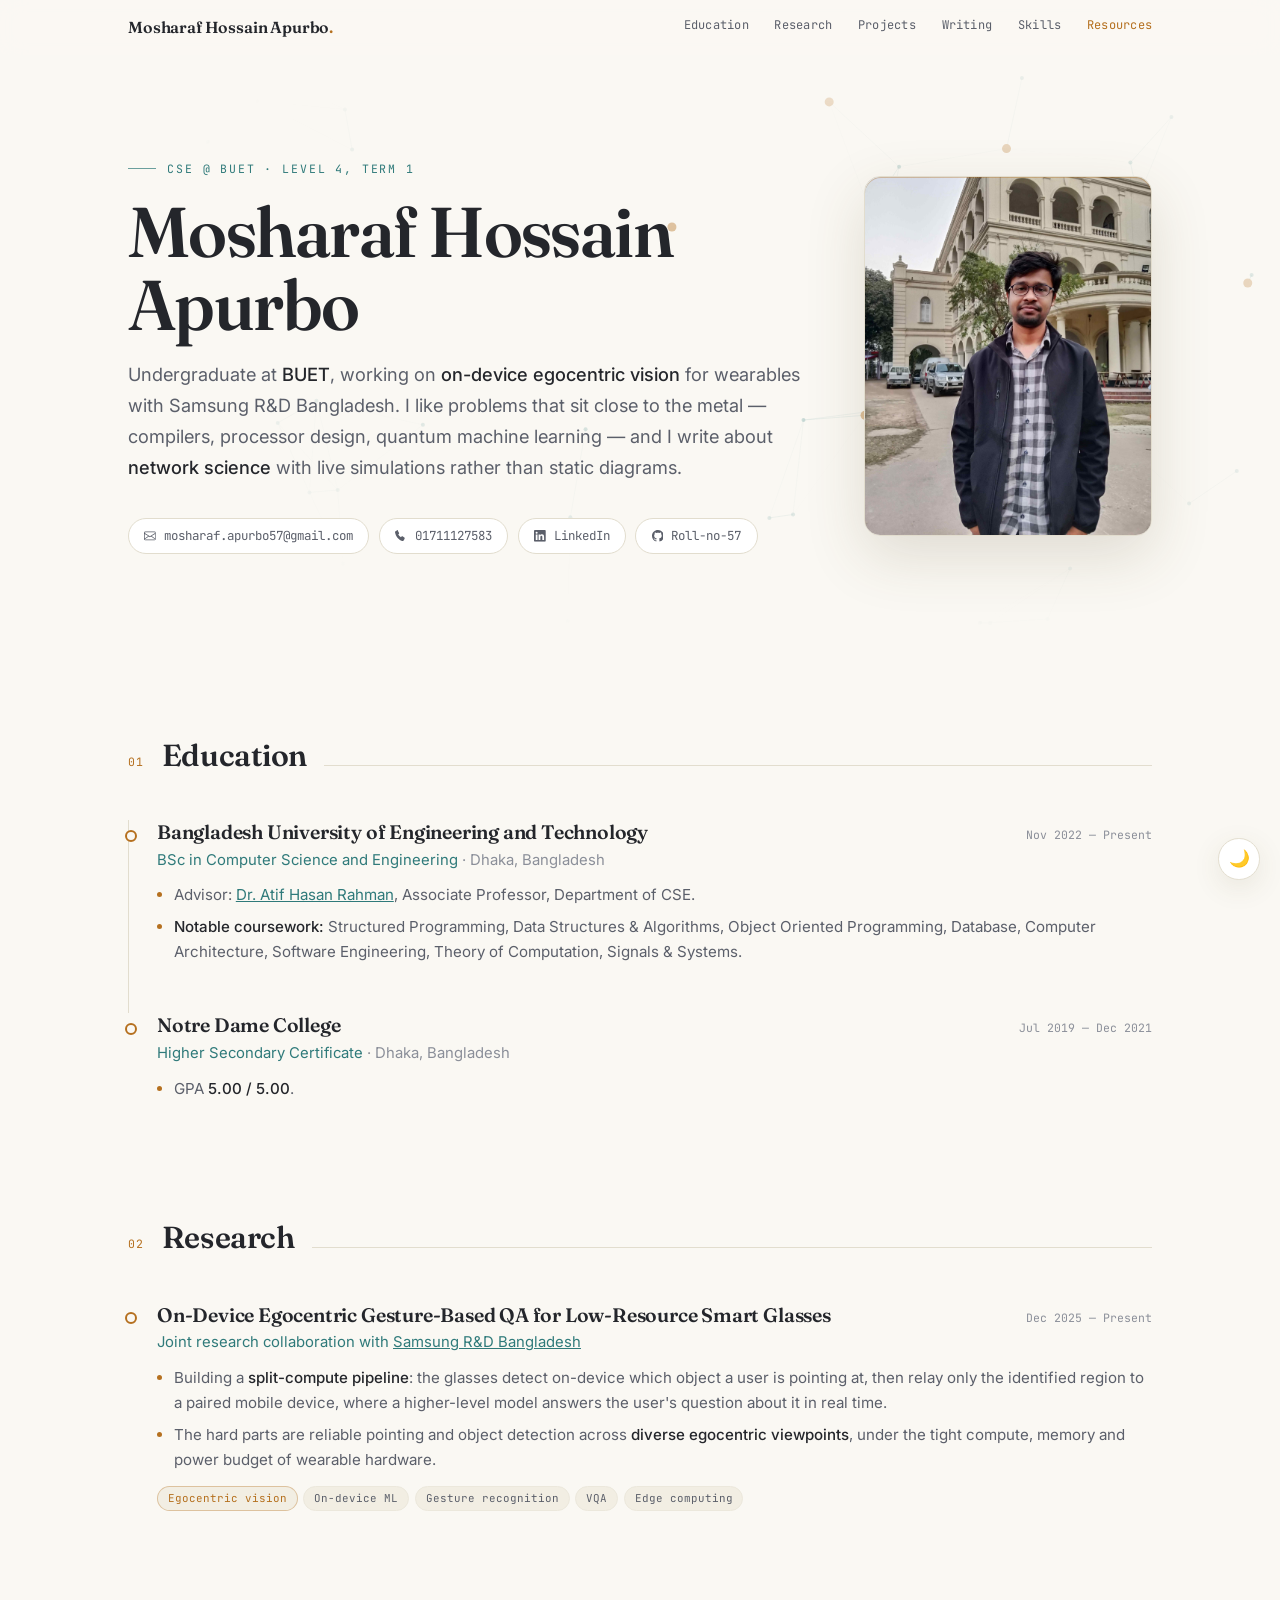
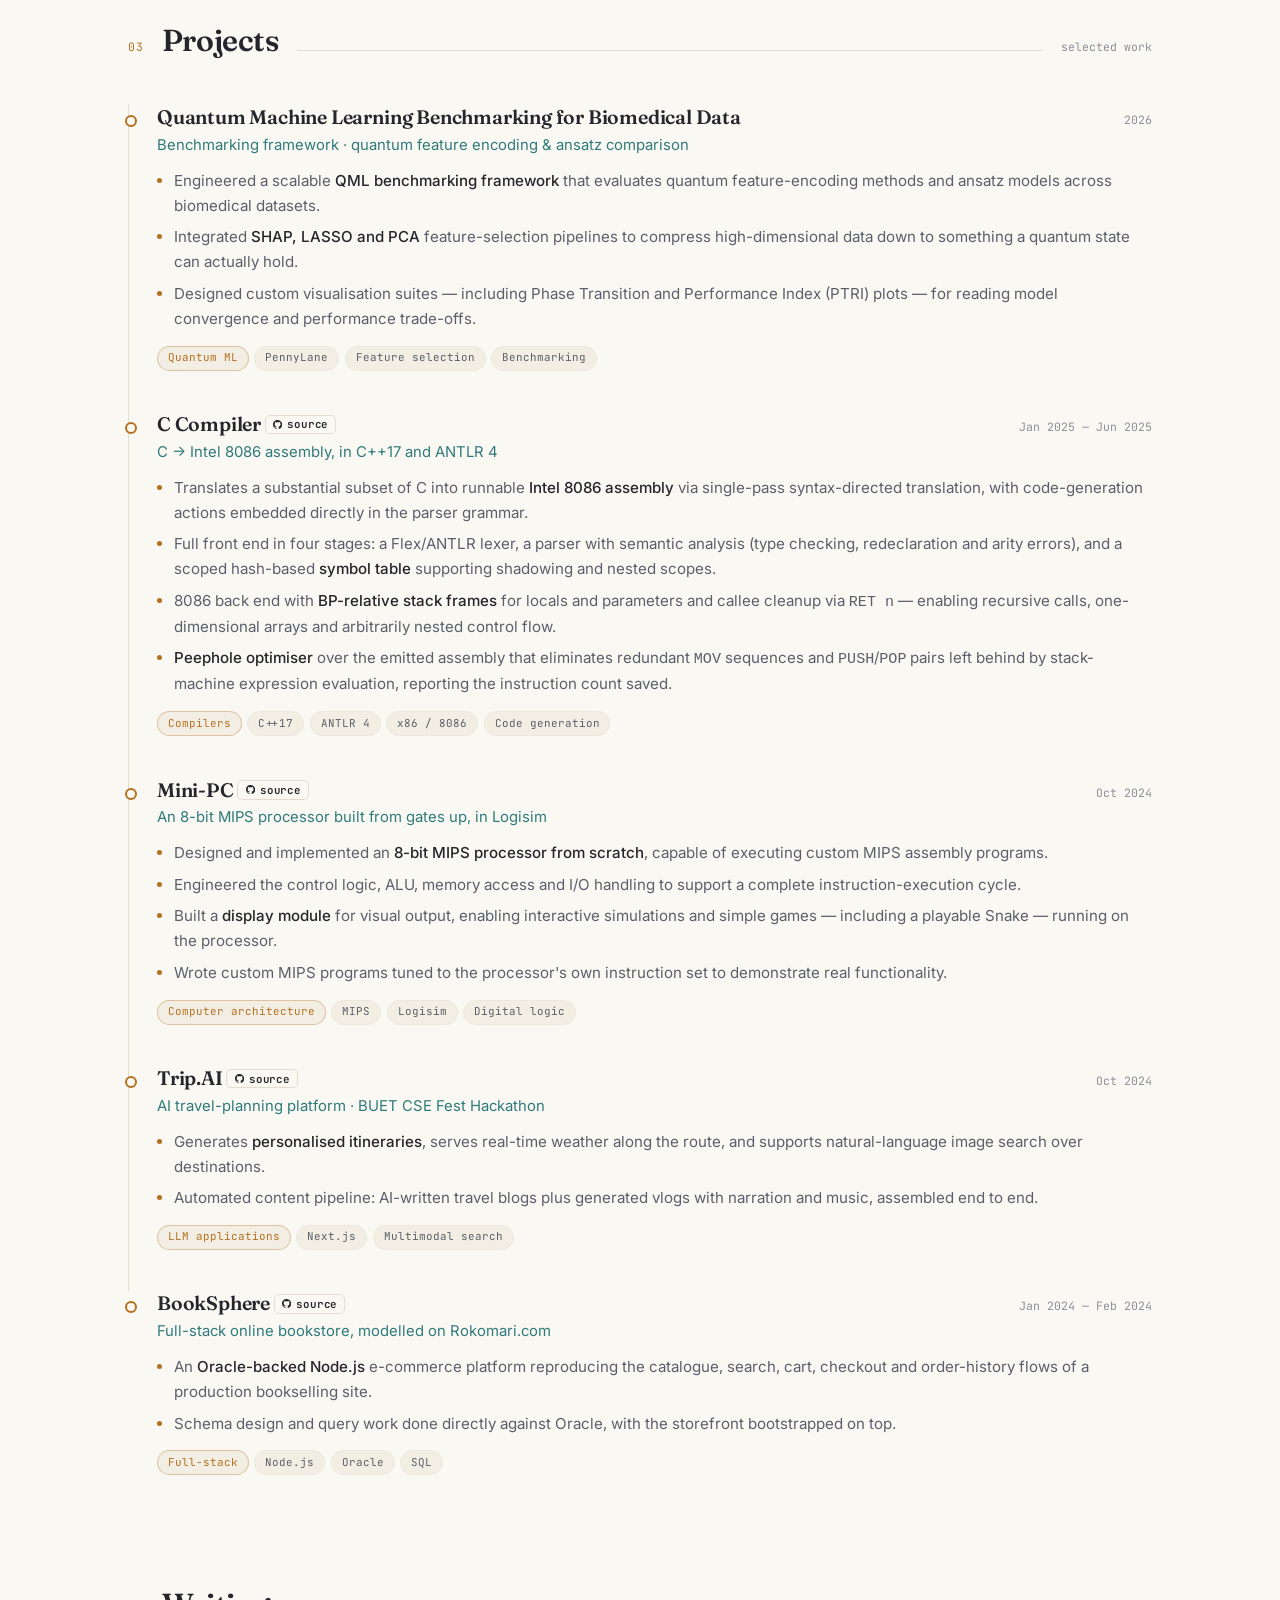
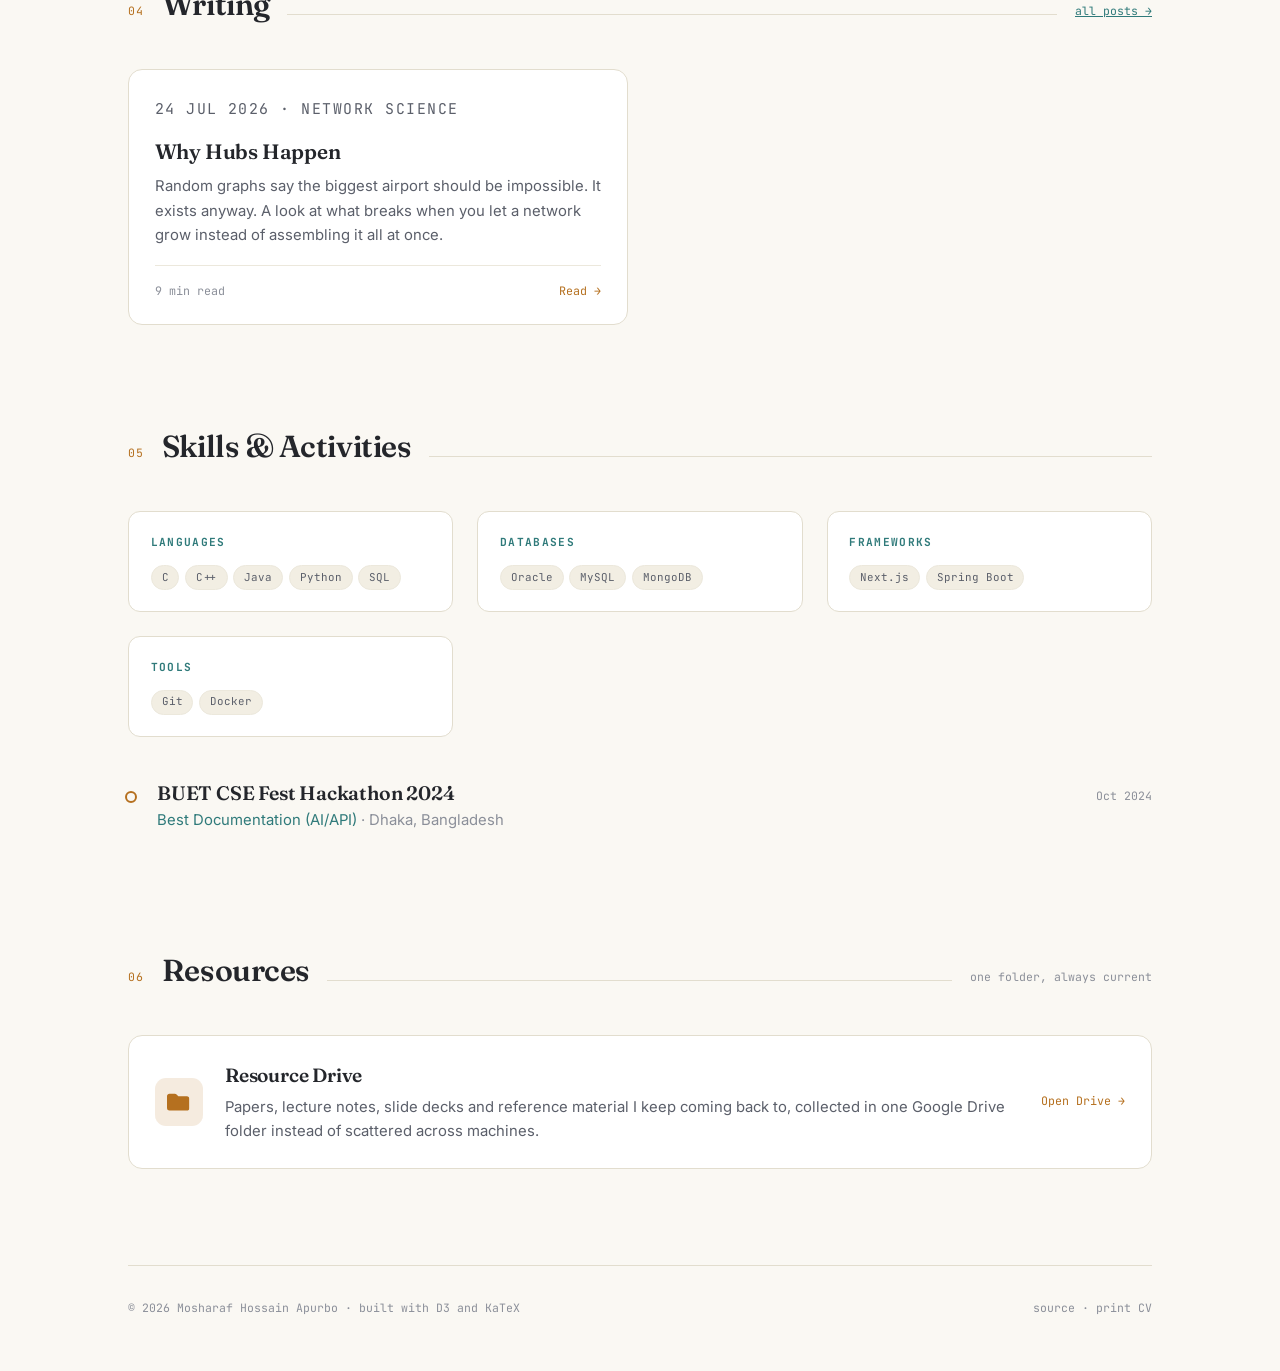
<file: index.html>
<!DOCTYPE html>
<html lang="en">
<head>
<meta charset="UTF-8">
<title>Mosharaf Hossain Apurbo</title>
<meta name="viewport" content="width=device-width, initial-scale=1">
<link rel="icon" href="/favicon.svg" type="image/svg+xml">
<meta name="description" content="Mosharaf Hossain Apurbo — CSE undergraduate at BUET. Research on on-device egocentric vision, quantum machine learning, compilers and computer architecture.">
<meta name="author" content="Mosharaf Hossain Apurbo">

<meta property="og:type" content="website">
<meta property="og:title" content="Mosharaf Hossain Apurbo">
<meta property="og:description" content="CSE undergraduate at BUET — on-device egocentric vision, quantum machine learning, compilers, and interactive writing about networks.">
<meta property="og:url" content="https://roll-no-57.github.io/">

<link rel="preconnect" href="https://fonts.googleapis.com">
<link rel="preconnect" href="https://fonts.gstatic.com" crossorigin>
<link href="https://fonts.googleapis.com/css2?family=Fraunces:opsz,wght@9..144,500;9..144,600&family=Inter:wght@400;500;600&family=JetBrains+Mono:wght@400;500&display=swap" rel="stylesheet">
<link rel="stylesheet" href="assets/site.css">
<script src="assets/site.js"></script>
</head>
<body>

<!-- ============================================================
     ICON SPRITE — referenced with <use href="#i-github"> etc.
     ============================================================ -->
<svg width="0" height="0" style="position:absolute" aria-hidden="true">
  <symbol id="i-github" viewBox="0 0 16 16"><path d="M8 0C3.58 0 0 3.58 0 8c0 3.54 2.29 6.53 5.47 7.59.4.07.55-.17.55-.38 0-.19-.01-.82-.01-1.49-2.01.37-2.53-.49-2.69-.94-.09-.23-.48-.94-.82-1.13-.28-.15-.68-.52-.01-.53.63-.01 1.08.58 1.23.82.72 1.21 1.87.87 2.33.66.07-.52.28-.87.51-1.07-1.78-.2-3.64-.89-3.64-3.95 0-.87.31-1.59.82-2.15-.08-.2-.36-1.02.08-2.12 0 0 .67-.21 2.2.82.64-.18 1.32-.27 2-.27s1.36.09 2 .27c1.53-1.04 2.2-.82 2.2-.82.44 1.1.16 1.92.08 2.12.51.56.82 1.27.82 2.15 0 3.07-1.87 3.75-3.65 3.95.29.25.54.73.54 1.48 0 1.07-.01 1.93-.01 2.2 0 .21.15.46.55.38A8.01 8.01 0 0 0 16 8c0-4.42-3.58-8-8-8z"/></symbol>
  <symbol id="i-linkedin" viewBox="0 0 16 16"><path d="M13.63 13.63h-2.37V9.92c0-.89-.02-2.03-1.24-2.03-1.24 0-1.43.97-1.43 1.97v3.77H6.22V6h2.28v1.04h.03c.32-.6 1.09-1.24 2.25-1.24 2.4 0 2.85 1.58 2.85 3.64v4.19zM3.56 4.96a1.38 1.38 0 1 1 0-2.76 1.38 1.38 0 0 1 0 2.76zm1.19 8.67H2.37V6h2.38v7.63zM14.81 0H1.18C.53 0 0 .52 0 1.16v13.68C0 15.48.53 16 1.18 16h13.63c.65 0 1.19-.52 1.19-1.16V1.16C16 .52 15.46 0 14.81 0z"/></symbol>
  <symbol id="i-mail" viewBox="0 0 16 16"><path d="M0 4a2 2 0 0 1 2-2h12a2 2 0 0 1 2 2v8a2 2 0 0 1-2 2H2a2 2 0 0 1-2-2V4zm2-1a1 1 0 0 0-1 1v.22l7 4.2 7-4.2V4a1 1 0 0 0-1-1H2zm13 2.38-4.7 2.82L15 11.4V5.38zm-.02 7.19L9.4 8.9 8 9.74 6.6 8.9l-5.58 3.67A1 1 0 0 0 2 13h12a1 1 0 0 0 .98-.43zM1 11.4l4.7-3.2L1 5.38v6.02z"/></symbol>
  <symbol id="i-phone" viewBox="0 0 16 16"><path d="M3.65.15 1.2 1.2A1.9 1.9 0 0 0 .1 3.4C.9 8.3 4.8 13.2 9.7 14.9c.9.3 1.9-.1 2.3-1l1.05-2.45a1.2 1.2 0 0 0-.5-1.45l-2.3-1.4a1.2 1.2 0 0 0-1.5.25l-.7.8C6.5 8.8 5.2 7.5 4.35 5.95l.8-.7a1.2 1.2 0 0 0 .25-1.5L4 1.45A1.2 1.2 0 0 0 3.65.15z"/></symbol>
  <symbol id="i-link" viewBox="0 0 16 16"><path d="M6.35 11.3a.75.75 0 0 1-1.06 0L3.17 9.18a3.25 3.25 0 0 1 4.6-4.6l1.06 1.07a.75.75 0 0 1-1.06 1.06L6.71 5.65a1.75 1.75 0 1 0-2.48 2.48l2.12 2.12a.75.75 0 0 1 0 1.06zm3.3-6.6a.75.75 0 0 1 1.06 0l2.12 2.12a3.25 3.25 0 0 1-4.6 4.6L7.17 10.35a.75.75 0 1 1 1.06-1.06l1.06 1.06a1.75 1.75 0 0 0 2.48-2.48L9.65 5.75a.75.75 0 0 1 0-1.06z"/></symbol>
  <symbol id="i-folder" viewBox="0 0 16 16"><path d="M1.75 2h3.86c.46 0 .9.18 1.24.5l1.25 1.25h6.15c.97 0 1.75.78 1.75 1.75v6.75c0 .97-.78 1.75-1.75 1.75H1.75A1.75 1.75 0 0 1 0 12.25v-8.5C0 2.78.78 2 1.75 2z"/></symbol>
</svg>

<!-- ============================================================
     NAV
     ============================================================ -->
<nav class="nav">
  <div class="nav-inner">
    <a class="nav-mark" href="#top">Mosharaf Hossain Apurbo<span class="dot">.</span></a>
    <div class="nav-links">
      <a href="#education">Education</a>
      <a href="#research">Research</a>
      <a href="#projects">Projects</a>
      <a href="#writing">Writing</a>
      <a href="#skills">Skills</a>
      <a href="#resources">Resources</a>
    </div>
  </div>
</nav>

<!-- ============================================================
     HERO
     ============================================================ -->
<header class="hero" id="top">
  <canvas id="hero-net" aria-hidden="true"></canvas>
  <div class="hero-inner">
    <div class="hero-text">
    <p class="eyebrow">CSE @ BUET &middot; Level 4, Term 1</p>
    <h1>Mosharaf Hossain<br>Apurbo</h1>
    <p class="lede">
      Undergraduate at <strong>BUET</strong>, working on <strong>on-device egocentric vision</strong>
      for wearables with Samsung R&amp;D Bangladesh. I like problems that sit close to the
      metal — compilers, processor design, quantum machine learning — and I write about
      <strong>network science</strong> with live simulations rather than static diagrams.
    </p>
    <div class="contact-row">
      <a class="contact-chip" href="mailto:mosharaf.apurbo57@gmail.com">
        <svg><use href="#i-mail"/></svg>mosharaf.apurbo57@gmail.com
      </a>
      <a class="contact-chip" href="tel:+8801711127583">
        <svg><use href="#i-phone"/></svg>01711127583
      </a>
      <a class="contact-chip" href="https://www.linkedin.com/in/m-a-hossain-884aa52a0/" target="_blank" rel="noopener">
        <svg><use href="#i-linkedin"/></svg>LinkedIn
      </a>
      <a class="contact-chip" href="https://github.com/Roll-no-57" target="_blank" rel="noopener">
        <svg><use href="#i-github"/></svg>Roll-no-57
      </a>
    </div>
    </div>

    <figure class="hero-portrait">
      <img src="assets/apurbo.jpg" alt="Mosharaf Hossain Apurbo" width="3060" height="4080" decoding="async">
    </figure>
  </div>
</header>

<main class="wrap">

  <!-- ==========================================================
       01 — EDUCATION
       ========================================================== -->
  <section class="band" id="education">
    <div class="section-head reveal-up">
      <span class="num">01</span>
      <h2>Education</h2>
      <span class="line"></span>
    </div>

    <div class="entry reveal-up">
      <div class="entry-head">
        <h3>Bangladesh University of Engineering and Technology</h3>
        <span class="when">Nov 2022 — Present</span>
      </div>
      <p class="sub">BSc in Computer Science and Engineering <span class="where">&middot; Dhaka, Bangladesh</span></p>
      <ul>
        <li>Advisor: <a href="https://cse.buet.ac.bd/faculty/faculty_detail/atif" target="_blank" rel="noopener">Dr. Atif Hasan Rahman</a>, Associate Professor, Department of CSE.</li>
        <li><strong>Notable coursework:</strong> Structured Programming, Data Structures &amp; Algorithms, Object Oriented Programming, Database, Computer Architecture, Software Engineering, Theory of Computation, Signals &amp; Systems.</li>
      </ul>
    </div>

    <div class="entry reveal-up">
      <div class="entry-head">
        <h3>Notre Dame College</h3>
        <span class="when">Jul 2019 — Dec 2021</span>
      </div>
      <p class="sub">Higher Secondary Certificate <span class="where">&middot; Dhaka, Bangladesh</span></p>
      <ul>
        <li>GPA <strong>5.00 / 5.00</strong>.</li>
      </ul>
    </div>
  </section>

  <!-- ==========================================================
       02 — RESEARCH
       ========================================================== -->
  <section class="band" id="research">
    <div class="section-head reveal-up">
      <span class="num">02</span>
      <h2>Research</h2>
      <span class="line"></span>
    </div>

    <div class="entry reveal-up">
      <div class="entry-head">
        <h3>On-Device Egocentric Gesture-Based QA for Low-Resource Smart Glasses</h3>
        <span class="when">Dec 2025 — Present</span>
      </div>
      <p class="sub">Joint research collaboration with <a href="https://research.samsung.com/srbd" target="_blank" rel="noopener">Samsung R&amp;D Bangladesh</a></p>
      <ul>
        <li>Building a <strong>split-compute pipeline</strong>: the glasses detect on-device which object a user is pointing at, then relay only the identified region to a paired mobile device, where a higher-level model answers the user's question about it in real time.</li>
        <li>The hard parts are reliable pointing and object detection across <strong>diverse egocentric viewpoints</strong>, under the tight compute, memory and power budget of wearable hardware.</li>
      </ul>
      <div class="chips">
        <span class="chip accent">Egocentric vision</span>
        <span class="chip">On-device ML</span>
        <span class="chip">Gesture recognition</span>
        <span class="chip">VQA</span>
        <span class="chip">Edge computing</span>
      </div>
    </div>
  </section>

  <!-- ==========================================================
       03 — PROJECTS
       ========================================================== -->
  <section class="band" id="projects">
    <div class="section-head reveal-up">
      <span class="num">03</span>
      <h2>Projects</h2>
      <span class="line"></span>
      <span class="aside">selected work</span>
    </div>

    <div class="entry reveal-up">
      <div class="entry-head">
        <h3>Quantum Machine Learning Benchmarking for Biomedical Data</h3>
        <span class="when">2026</span>
      </div>
      <p class="sub">Benchmarking framework &middot; quantum feature encoding &amp; ansatz comparison</p>
      <ul>
        <li>Engineered a scalable <strong>QML benchmarking framework</strong> that evaluates quantum feature-encoding methods and ansatz models across biomedical datasets.</li>
        <li>Integrated <strong>SHAP, LASSO and PCA</strong> feature-selection pipelines to compress high-dimensional data down to something a quantum state can actually hold.</li>
        <li>Designed custom visualisation suites — including Phase Transition and Performance Index (PTRI) plots — for reading model convergence and performance trade-offs.</li>
      </ul>
      <div class="chips">
        <span class="chip accent">Quantum ML</span>
        <span class="chip">PennyLane</span>
        <span class="chip">Feature selection</span>
        <span class="chip">Benchmarking</span>
      </div>
    </div>

    <div class="entry reveal-up">
      <div class="entry-head">
        <h3>C Compiler
          <a class="badge-link" href="https://github.com/Roll-no-57/C-Compiler" target="_blank" rel="noopener"><svg><use href="#i-github"/></svg>source</a>
        </h3>
        <span class="when">Jan 2025 — Jun 2025</span>
      </div>
      <p class="sub">C &rarr; Intel 8086 assembly, in C++17 and ANTLR 4</p>
      <ul>
        <li>Translates a substantial subset of C into runnable <strong>Intel 8086 assembly</strong> via single-pass syntax-directed translation, with code-generation actions embedded directly in the parser grammar.</li>
        <li>Full front end in four stages: a Flex/ANTLR lexer, a parser with semantic analysis (type checking, redeclaration and arity errors), and a scoped hash-based <strong>symbol table</strong> supporting shadowing and nested scopes.</li>
        <li>8086 back end with <strong>BP-relative stack frames</strong> for locals and parameters and callee cleanup via <code>RET n</code> — enabling recursive calls, one-dimensional arrays and arbitrarily nested control flow.</li>
        <li><strong>Peephole optimiser</strong> over the emitted assembly that eliminates redundant <code>MOV</code> sequences and <code>PUSH</code>/<code>POP</code> pairs left behind by stack-machine expression evaluation, reporting the instruction count saved.</li>
      </ul>
      <div class="chips">
        <span class="chip accent">Compilers</span>
        <span class="chip">C++17</span>
        <span class="chip">ANTLR 4</span>
        <span class="chip">x86 / 8086</span>
        <span class="chip">Code generation</span>
      </div>
    </div>

    <div class="entry reveal-up">
      <div class="entry-head">
        <h3>Mini-PC
          <a class="badge-link" href="https://github.com/Roll-no-57/Mini-PC" target="_blank" rel="noopener"><svg><use href="#i-github"/></svg>source</a>
        </h3>
        <span class="when">Oct 2024</span>
      </div>
      <p class="sub">An 8-bit MIPS processor built from gates up, in Logisim</p>
      <ul>
        <li>Designed and implemented an <strong>8-bit MIPS processor from scratch</strong>, capable of executing custom MIPS assembly programs.</li>
        <li>Engineered the control logic, ALU, memory access and I/O handling to support a complete instruction-execution cycle.</li>
        <li>Built a <strong>display module</strong> for visual output, enabling interactive simulations and simple games — including a playable Snake — running on the processor.</li>
        <li>Wrote custom MIPS programs tuned to the processor's own instruction set to demonstrate real functionality.</li>
      </ul>
      <div class="chips">
        <span class="chip accent">Computer architecture</span>
        <span class="chip">MIPS</span>
        <span class="chip">Logisim</span>
        <span class="chip">Digital logic</span>
      </div>
    </div>

    <div class="entry reveal-up">
      <div class="entry-head">
        <h3>Trip.AI
          <a class="badge-link" href="https://github.com/Roll-no-57/Trip.AI" target="_blank" rel="noopener"><svg><use href="#i-github"/></svg>source</a>
        </h3>
        <span class="when">Oct 2024</span>
      </div>
      <p class="sub">AI travel-planning platform &middot; BUET CSE Fest Hackathon</p>
      <ul>
        <li>Generates <strong>personalised itineraries</strong>, serves real-time weather along the route, and supports natural-language image search over destinations.</li>
        <li>Automated content pipeline: AI-written travel blogs plus generated vlogs with narration and music, assembled end to end.</li>
      </ul>
      <div class="chips">
        <span class="chip accent">LLM applications</span>
        <span class="chip">Next.js</span>
        <span class="chip">Multimodal search</span>
      </div>
    </div>

    <div class="entry reveal-up">
      <div class="entry-head">
        <h3>BookSphere
          <a class="badge-link" href="https://github.com/Roll-no-57/Project_BookSphere" target="_blank" rel="noopener"><svg><use href="#i-github"/></svg>source</a>
        </h3>
        <span class="when">Jan 2024 — Feb 2024</span>
      </div>
      <p class="sub">Full-stack online bookstore, modelled on Rokomari.com</p>
      <ul>
        <li>An <strong>Oracle-backed Node.js</strong> e-commerce platform reproducing the catalogue, search, cart, checkout and order-history flows of a production bookselling site.</li>
        <li>Schema design and query work done directly against Oracle, with the storefront bootstrapped on top.</li>
      </ul>
      <div class="chips">
        <span class="chip accent">Full-stack</span>
        <span class="chip">Node.js</span>
        <span class="chip">Oracle</span>
        <span class="chip">SQL</span>
      </div>
    </div>
  </section>

  <!-- ==========================================================
       04 — WRITING  (latest posts injected from blog/posts.js)
       ========================================================== -->
  <section class="band" id="writing">
    <div class="section-head reveal-up">
      <span class="num">04</span>
      <h2>Writing</h2>
      <span class="line"></span>
      <span class="aside"><a href="blog/">all posts &rarr;</a></span>
    </div>
    <div class="card-grid" id="latest-posts"></div>
  </section>

  <!-- ==========================================================
       05 — SKILLS & ACTIVITIES
       ========================================================== -->
  <section class="band" id="skills">
    <div class="section-head reveal-up">
      <span class="num">05</span>
      <h2>Skills &amp; Activities</h2>
      <span class="line"></span>
    </div>

    <div class="skill-grid reveal-up">
      <div class="skill-block">
        <h4>Languages</h4>
        <div class="chips">
          <span class="chip">C</span><span class="chip">C++</span><span class="chip">Java</span>
          <span class="chip">Python</span><span class="chip">SQL</span>
        </div>
      </div>
      <div class="skill-block">
        <h4>Databases</h4>
        <div class="chips">
          <span class="chip">Oracle</span><span class="chip">MySQL</span><span class="chip">MongoDB</span>
        </div>
      </div>
      <div class="skill-block">
        <h4>Frameworks</h4>
        <div class="chips">
          <span class="chip">Next.js</span><span class="chip">Spring Boot</span>
        </div>
      </div>
      <div class="skill-block">
        <h4>Tools</h4>
        <div class="chips">
          <span class="chip">Git</span><span class="chip">Docker</span>
        </div>
      </div>
    </div>

    <div class="entry reveal-up" style="margin-top:2.75rem">
      <div class="entry-head">
        <h3>BUET CSE Fest Hackathon 2024</h3>
        <span class="when">Oct 2024</span>
      </div>
      <p class="sub">Best Documentation (AI/API) <span class="where">&middot; Dhaka, Bangladesh</span></p>
    </div>
  </section>

  <!-- ==========================================================
       06 — RESOURCES
       A single door to the Drive folder where everything worth
       keeping lands — so it is one click away from anywhere.
       ========================================================== -->
  <section class="band" id="resources">
    <div class="section-head reveal-up">
      <span class="num">06</span>
      <h2>Resources</h2>
      <span class="line"></span>
      <span class="aside">one folder, always current</span>
    </div>

    <a class="resource-card reveal-up"
       href="https://drive.google.com/drive/folders/1X_s3AA6mQLHVpw67n7bgOj4-NHQMXomb?usp=sharing"
       target="_blank" rel="noopener">
      <span class="resource-icon"><svg><use href="#i-folder"/></svg></span>
      <span class="resource-body">
        <span class="resource-title">Resource Drive</span>
        <span class="resource-text">
          Papers, lecture notes, slide decks and reference material I keep coming back to,
          collected in one Google Drive folder instead of scattered across machines.
        </span>
      </span>
      <span class="resource-cta">Open Drive <span class="arrow">&rarr;</span></span>
    </a>
  </section>

  <footer class="foot">
    <span>&copy; 2026 Mosharaf Hossain Apurbo &middot; built with D3 and KaTeX</span>
    <span>
      <a href="https://github.com/Roll-no-57/Roll-no-57.github.io">source</a> &middot;
      <a href="javascript:window.print()" class="no-print">print CV</a>
    </span>
  </footer>

</main>

<script src="blog/posts.js"></script>
<script>
/* Latest three posts on the homepage, from the same manifest the
   blog index uses — so a new post appears in both places at once. */
(function () {
  var host = document.getElementById('latest-posts');
  if (!host) return;

  var posts = (window.POSTS || []).slice().sort(function (a, b) {
    return b.date.localeCompare(a.date);
  });

  function fmt(iso) {
    var d = new Date(iso + 'T00:00:00');
    return d.toLocaleDateString('en-GB', { day: 'numeric', month: 'short', year: 'numeric' });
  }

  function esc(s) {
    return String(s).replace(/[&<>"]/g, function (c) {
      return { '&': '&amp;', '<': '&lt;', '>': '&gt;', '"': '&quot;' }[c];
    });
  }

  if (!posts.length) {
    host.innerHTML =
      '<div class="card upcoming"><p class="card-meta">Weekly</p>' +
      '<h3>First post coming soon</h3>' +
      '<p>Notes on networks, compilers and whatever else is on the desk that week.</p>' +
      '<div class="card-foot"><span>&mdash;</span></div></div>';
    return;
  }

  host.innerHTML = posts.slice(0, 3).map(function (p) {
    return '<a class="card reveal-up" href="blog/' + esc(p.slug) + '/">' +
      '<p class="card-meta">' + esc(fmt(p.date)) + (p.tags && p.tags[0] ? ' &middot; ' + esc(p.tags[0]) : '') + '</p>' +
      '<h3>' + esc(p.title) + '</h3>' +
      '<p>' + esc(p.summary) + '</p>' +
      '<div class="card-foot">' +
        '<span>' + esc(p.readingTime || '') + '</span>' +
        '<span class="cta">Read <span class="arrow">&rarr;</span></span>' +
      '</div></a>';
  }).join('');

  // Cards were injected after site.js wired up its observer, so reveal them directly.
  host.querySelectorAll('.reveal-up').forEach(function (el) { el.classList.add('shown'); });
})();
</script>

</body>
</html>
</file>
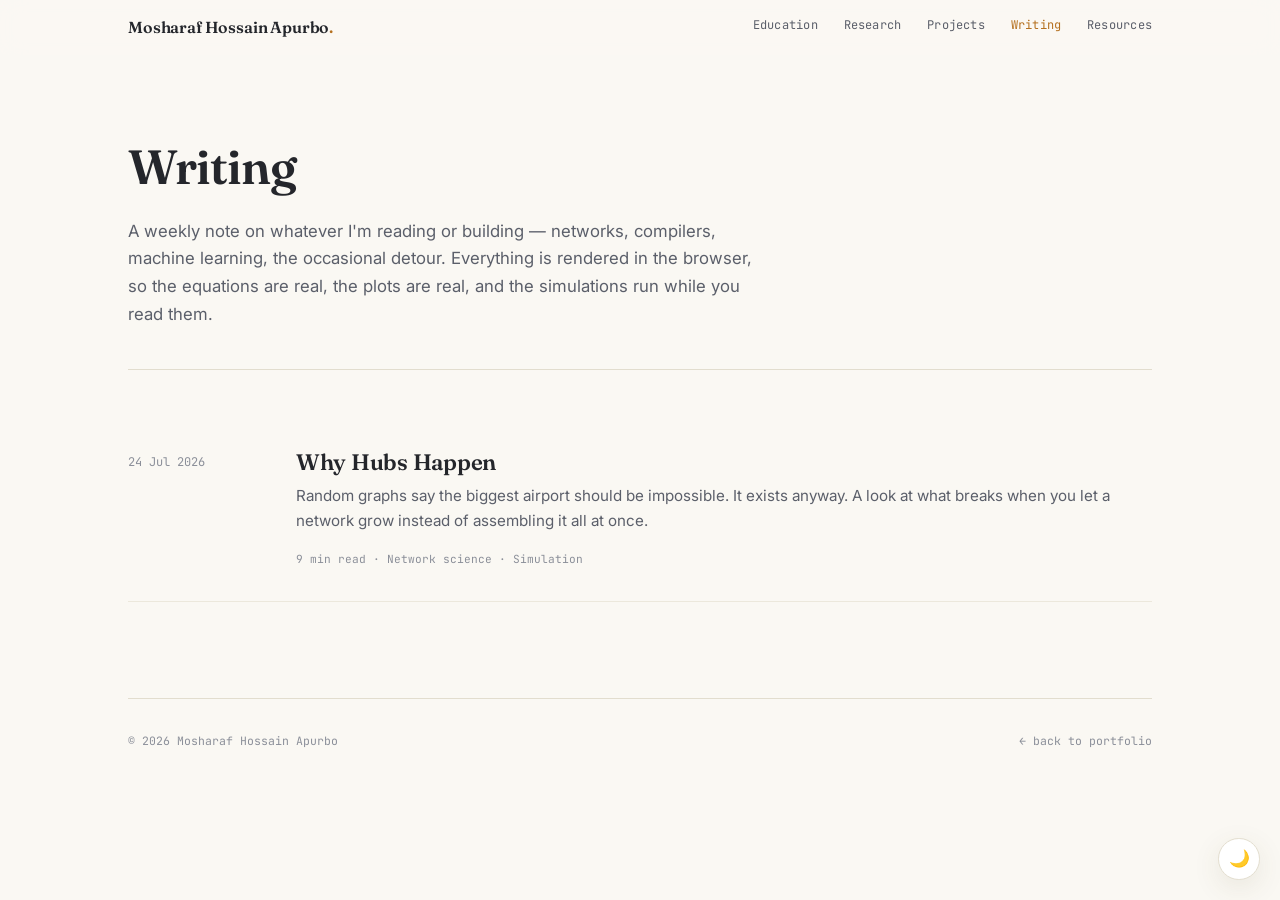
<file: blog/index.html>
<!DOCTYPE html>
<html lang="en">
<head>
<meta charset="UTF-8">
<title>Writing — Mosharaf Hossain Apurbo</title>
<meta name="viewport" content="width=device-width, initial-scale=1">
<link rel="icon" href="/favicon.svg" type="image/svg+xml">
<meta name="description" content="Weekly notes on network science, compilers, machine learning and whatever else is on the desk — with live simulations and real mathematics.">

<link rel="preconnect" href="https://fonts.googleapis.com">
<link rel="preconnect" href="https://fonts.gstatic.com" crossorigin>
<link href="https://fonts.googleapis.com/css2?family=Fraunces:opsz,wght@9..144,500;9..144,600&family=Inter:wght@400;500;600&family=JetBrains+Mono:wght@400;500&display=swap" rel="stylesheet">
<link rel="stylesheet" href="../assets/site.css">
<link rel="stylesheet" href="lib/blog.css">
<script src="../assets/site.js"></script>
</head>
<body>

<nav class="nav">
  <div class="nav-inner">
    <a class="nav-mark" href="../">Mosharaf Hossain Apurbo<span class="dot">.</span></a>
    <div class="nav-links">
      <a href="../#education">Education</a>
      <a href="../#research">Research</a>
      <a href="../#projects">Projects</a>
      <a href="./" class="active">Writing</a>
      <a href="../#resources">Resources</a>
    </div>
  </div>
</nav>

<div class="wrap">

  <header class="blog-head">
    <h1>Writing</h1>
    <p>
      A weekly note on whatever I'm reading or building — networks, compilers,
      machine learning, the occasional detour. Everything is rendered in the browser,
      so the equations are real, the plots are real, and the simulations run while
      you read them.
    </p>
  </header>

  <main class="post-list" id="post-list"></main>

  <footer class="foot">
    <span>&copy; 2026 Mosharaf Hossain Apurbo</span>
    <span><a href="../">&larr; back to portfolio</a></span>
  </footer>

</div>

<script src="posts.js"></script>
<script>
(function () {
  var host = document.getElementById('post-list');
  var posts = (window.POSTS || []).slice().sort(function (a, b) {
    return b.date.localeCompare(a.date);
  });

  function esc(s) {
    return String(s).replace(/[&<>"]/g, function (c) {
      return { '&': '&amp;', '<': '&lt;', '>': '&gt;', '"': '&quot;' }[c];
    });
  }

  function fmt(iso) {
    var d = new Date(iso + 'T00:00:00');
    return isNaN(d) ? iso : d.toLocaleDateString('en-GB', { day: '2-digit', month: 'short', year: 'numeric' });
  }

  if (!posts.length) {
    host.innerHTML = '<div class="empty-note">No posts yet — the first one lands soon.</div>';
    return;
  }

  host.innerHTML = posts.map(function (p) {
    return '<a class="post-row" href="' + esc(p.slug) + '/">' +
      '<span class="date">' + esc(fmt(p.date)) + '</span>' +
      '<span><h2>' + esc(p.title) + '</h2>' +
      '<p>' + esc(p.summary) + '</p>' +
      '<span class="meta">' + esc(p.readingTime || '') +
      ((p.tags && p.tags.length) ? ' &middot; ' + p.tags.map(esc).join(' &middot; ') : '') +
      '</span></span></a>';
  }).join('');
})();
</script>

</body>
</html>
</file>
<file: assets/site.css>
/* ============================================================
   DESIGN SYSTEM — "Growth & Attachment"
   Shared by the portfolio, the blog and the presentation decks,
   so the whole site reads as one object. Dark is the default;
   [data-theme="light"] on <html> flips it (assets/site.js).
   ============================================================ */

:root {
  /* --- surfaces & ink --- */
  --bg: #12151c;
  --bg-panel: #1a2029;
  --bg-panel-2: #202836;
  --bg-sunken: #0d1015;
  --ink: #e9e7e0;
  --ink-dim: #a7adba;
  --ink-faint: #6d7688;

  /* --- accents --- */
  --accent-hub: #e0a458;    /* hubs, emphasis, primary accent */
  --accent-edge: #5fa3a3;   /* edges, links, metadata */
  --accent-danger: #c4685a;

  /* --- lines & depth --- */
  --rule: #2b3342;
  --rule-soft: #212836;
  --shadow: 0 8px 28px rgba(0, 0, 0, 0.35);
  --shadow-lg: 0 20px 60px rgba(0, 0, 0, 0.45);

  /* --- type --- */
  --font-display: 'Fraunces', Georgia, serif;
  --font-body: 'Inter', -apple-system, BlinkMacSystemFont, 'Segoe UI', sans-serif;
  --font-mono: 'JetBrains Mono', 'Courier New', monospace;

  /* --- rhythm --- */
  --measure: 68rem;
  --gap-section: 6rem;
}

:root[data-theme="light"] {
  --bg: #faf8f3;
  --bg-panel: #ffffff;
  --bg-panel-2: #f2eee3;
  --bg-sunken: #f2eee3;
  --ink: #24262b;
  --ink-dim: #5b5f6a;
  --ink-faint: #8b8f99;

  --accent-hub: #b5701f;
  --accent-edge: #2f7a7a;
  --accent-danger: #a8402f;

  --rule: #e2ddce;
  --rule-soft: #ece8dc;
  --shadow: 0 8px 28px rgba(90, 75, 40, 0.10);
  --shadow-lg: 0 20px 60px rgba(90, 75, 40, 0.16);
}

* { box-sizing: border-box; }

html { scroll-behavior: smooth; scroll-padding-top: 5rem; }

body {
  margin: 0;
  background: var(--bg);
  color: var(--ink);
  font-family: var(--font-body);
  font-size: 16px;
  line-height: 1.65;
  -webkit-font-smoothing: antialiased;
  text-rendering: optimizeLegibility;
  transition: background-color 0.25s ease, color 0.25s ease;
}

::selection { background: var(--accent-hub); color: var(--bg); }

.wrap {
  max-width: var(--measure);
  margin: 0 auto;
  padding: 0 2rem;
}

a { color: var(--accent-edge); }

/* ============================================================
   TOP NAV — thin, sticky, blurs the content under it
   ============================================================ */

.nav {
  position: sticky;
  top: 0;
  z-index: 40;
  background: color-mix(in srgb, var(--bg) 82%, transparent);
  backdrop-filter: saturate(140%) blur(12px);
  -webkit-backdrop-filter: saturate(140%) blur(12px);
  border-bottom: 1px solid transparent;
  transition: border-color 0.2s ease;
}

.nav.scrolled { border-bottom-color: var(--rule); }

.nav-inner {
  max-width: var(--measure);
  margin: 0 auto;
  padding: 0.85rem 2rem;
  display: flex;
  align-items: center;
  gap: 2rem;
}

.nav-mark {
  font-family: var(--font-display);
  font-weight: 600;
  font-size: 1rem;
  letter-spacing: -0.01em;
  color: var(--ink);
  text-decoration: none;
  white-space: nowrap;
}

.nav-mark .dot { color: var(--accent-hub); }

.nav-links {
  display: flex;
  gap: 1.6rem;
  margin-left: auto;
  font-family: var(--font-mono);
  font-size: 0.75rem;
  letter-spacing: 0.02em;
}

.nav-links a {
  color: var(--ink-dim);
  text-decoration: none;
  position: relative;
  padding-bottom: 2px;
  transition: color 0.15s ease;
}

.nav-links a::after {
  content: '';
  position: absolute;
  left: 0; right: 100%; bottom: 0;
  height: 1px;
  background: var(--accent-hub);
  transition: right 0.22s ease;
}

.nav-links a:hover { color: var(--ink); }
.nav-links a:hover::after { right: 0; }
.nav-links a.active { color: var(--accent-hub); }

@media (max-width: 760px) {
  .nav-links { display: none; }
}

/* ============================================================
   HERO
   ============================================================ */

.hero {
  position: relative;
  padding: 6.5rem 0 5rem;
  overflow: hidden;
}

#hero-net {
  position: absolute;
  inset: 0;
  width: 100%;
  height: 100%;
  z-index: 0;
  opacity: 0.5;
  pointer-events: none;
  /* fade the graph out toward the text so it never fights the copy; the
     peak sits just left of the portrait so the graph frames it rather
     than hiding behind it */
  -webkit-mask-image: radial-gradient(ellipse 75% 74% at 64% 45%, #000 18%, transparent 78%);
  mask-image: radial-gradient(ellipse 75% 74% at 64% 45%, #000 18%, transparent 78%);
}

/* text left, portrait right — collapses to portrait-over-text on narrow screens */
.hero-inner {
  position: relative;
  z-index: 1;
  max-width: var(--measure);
  margin: 0 auto;
  padding: 0 2rem;
  display: grid;
  grid-template-columns: minmax(0, 1fr) minmax(0, 18rem);
  align-items: center;
  gap: 3.5rem;
}

.hero-text { min-width: 0; }

.hero-portrait {
  margin: 0;
  position: relative;
  border-radius: 16px;
  overflow: hidden;
  border: 1px solid var(--rule);
  background: var(--bg-panel);
  box-shadow: var(--shadow-lg);
}

/* a whisper of the hub accent along the top edge, so the frame belongs to the palette */
.hero-portrait::after {
  content: '';
  position: absolute;
  inset: 0;
  border-radius: inherit;
  pointer-events: none;
  box-shadow: inset 0 1px 0 color-mix(in srgb, var(--accent-hub) 35%, transparent);
}

.hero-portrait img {
  display: block;
  width: 100%;
  height: auto;
  aspect-ratio: 4 / 5;
  object-fit: cover;
  object-position: center bottom;
}

@media (max-width: 860px) {
  /* minmax(0, …) not 1fr — a bare 1fr keeps its auto minimum and the lede
     would push the column past the viewport instead of wrapping */
  .hero-inner { grid-template-columns: minmax(0, 1fr); gap: 2.25rem; }
  .hero-portrait { order: -1; width: 11rem; justify-self: start; }
}

.eyebrow {
  font-family: var(--font-mono);
  font-size: 0.72rem;
  letter-spacing: 0.16em;
  text-transform: uppercase;
  color: var(--accent-edge);
  margin: 0 0 1.1rem;
  display: flex;
  align-items: center;
  gap: 0.7rem;
}

.eyebrow::before {
  content: '';
  width: 1.75rem;
  height: 1px;
  background: var(--accent-edge);
  opacity: 0.7;
}

.hero h1 {
  font-family: var(--font-display);
  font-weight: 600;
  font-size: clamp(2.6rem, 7vw, 4.4rem);
  line-height: 1.04;
  letter-spacing: -0.022em;
  margin: 0 0 1.1rem;
}

.hero .lede {
  font-size: 1.14rem;
  line-height: 1.7;
  color: var(--ink-dim);
  max-width: 44rem;
  margin: 0 0 2.2rem;
}

.hero .lede strong { color: var(--ink); font-weight: 500; }

/* --- contact row --- */

.contact-row {
  display: flex;
  flex-wrap: wrap;
  gap: 0.6rem;
}

.contact-chip {
  display: inline-flex;
  align-items: center;
  gap: 0.5rem;
  font-family: var(--font-mono);
  font-size: 0.78rem;
  color: var(--ink-dim);
  text-decoration: none;
  background: var(--bg-panel);
  border: 1px solid var(--rule);
  border-radius: 999px;
  padding: 0.4rem 0.95rem;
  transition: color 0.15s ease, border-color 0.15s ease, transform 0.15s ease;
}

.contact-chip:hover {
  color: var(--ink);
  border-color: var(--accent-hub);
  transform: translateY(-1px);
}

.contact-chip svg { width: 0.95em; height: 0.95em; fill: currentColor; flex: none; }

/* ============================================================
   SECTIONS
   ============================================================ */

section.band { padding: var(--gap-section) 0 0; }

.section-head {
  display: flex;
  align-items: baseline;
  gap: 1.1rem;
  margin: 0 0 2.5rem;
}

.section-head .num {
  font-family: var(--font-mono);
  font-size: 0.72rem;
  color: var(--accent-hub);
  letter-spacing: 0.1em;
}

.section-head h2 {
  font-family: var(--font-display);
  font-weight: 600;
  font-size: clamp(1.5rem, 3vw, 1.9rem);
  letter-spacing: -0.015em;
  margin: 0;
  white-space: nowrap;
}

.section-head .line {
  flex: 1;
  height: 1px;
  background: var(--rule);
}

.section-head .aside {
  font-family: var(--font-mono);
  font-size: 0.72rem;
  color: var(--ink-faint);
  white-space: nowrap;
}

/* ============================================================
   ENTRY — the shared record shape used by education, research,
   projects and activities. Rule on the left, meta on the right.
   ============================================================ */

.entry {
  position: relative;
  padding: 0 0 2.6rem 1.75rem;
  border-left: 1px solid var(--rule);
}

.entry:last-child { padding-bottom: 0.5rem; border-left-color: transparent; }

/* the node on the timeline */
.entry::before {
  content: '';
  position: absolute;
  left: -4.5px;
  top: 0.62rem;
  width: 8px;
  height: 8px;
  border-radius: 50%;
  background: var(--bg);
  border: 2px solid var(--accent-hub);
  transition: box-shadow 0.2s ease;
}

.entry:hover::before { box-shadow: 0 0 0 4px color-mix(in srgb, var(--accent-hub) 18%, transparent); }

.entry-head {
  display: flex;
  flex-wrap: wrap;
  align-items: baseline;
  gap: 0.4rem 1rem;
  margin-bottom: 0.15rem;
}

.entry h3 {
  font-family: var(--font-display);
  font-weight: 600;
  font-size: 1.22rem;
  line-height: 1.3;
  margin: 0;
  letter-spacing: -0.01em;
}

.entry h3 a { color: inherit; text-decoration: none; }
.entry h3 a:hover { color: var(--accent-hub); }

.entry .when {
  margin-left: auto;
  font-family: var(--font-mono);
  font-size: 0.72rem;
  color: var(--ink-faint);
  white-space: nowrap;
}

.entry .sub {
  font-size: 0.93rem;
  color: var(--accent-edge);
  margin: 0 0 0.5rem;
}

.entry .sub .where { color: var(--ink-faint); }

.entry ul {
  margin: 0.7rem 0 0;
  padding-left: 1.05rem;
  color: var(--ink-dim);
  font-size: 0.945rem;
}

.entry li { margin-bottom: 0.42rem; }
.entry li::marker { color: var(--accent-hub); }
.entry strong { color: var(--ink); font-weight: 500; }

/* inline repo / link badge next to a title */
.badge-link {
  display: inline-flex;
  align-items: center;
  gap: 0.32rem;
  font-family: var(--font-mono);
  font-size: 0.68rem;
  color: var(--ink-faint);
  text-decoration: none;
  border: 1px solid var(--rule);
  border-radius: 5px;
  padding: 0.1rem 0.45rem;
  vertical-align: 2px;
  transition: color 0.15s ease, border-color 0.15s ease;
}

.badge-link:hover { color: var(--accent-hub); border-color: var(--accent-hub); }
.badge-link svg { width: 0.85em; height: 0.85em; fill: currentColor; }
.badge-link.muted { opacity: 0.55; }

/* ============================================================
   CHIPS
   ============================================================ */

.chips { display: flex; flex-wrap: wrap; gap: 0.35rem; margin-top: 0.85rem; }

.chip {
  font-family: var(--font-mono);
  font-size: 0.68rem;
  color: var(--ink-dim);
  background: var(--bg-panel-2);
  border: 1px solid var(--rule-soft);
  border-radius: 999px;
  padding: 0.16rem 0.62rem;
  white-space: nowrap;
}

.chip.accent { color: var(--accent-hub); border-color: color-mix(in srgb, var(--accent-hub) 35%, transparent); }

/* ============================================================
   SKILLS
   ============================================================ */

.skill-grid {
  display: grid;
  grid-template-columns: repeat(auto-fit, minmax(min(100%, 15rem), 1fr));
  gap: 1.5rem;
}

.skill-block {
  background: var(--bg-panel);
  border: 1px solid var(--rule);
  border-radius: 12px;
  padding: 1.3rem 1.35rem;
}

.skill-block h4 {
  font-family: var(--font-mono);
  font-size: 0.7rem;
  letter-spacing: 0.12em;
  text-transform: uppercase;
  color: var(--accent-edge);
  margin: 0 0 0.85rem;
}

.skill-block .chips { margin-top: 0; }

/* ============================================================
   CARDS — presentations & blog teasers
   ============================================================ */

.card-grid {
  display: grid;
  grid-template-columns: repeat(auto-fill, minmax(min(100%, 24rem), 1fr));
  gap: 1.5rem;
}

.card {
  display: flex;
  flex-direction: column;
  background: var(--bg-panel);
  border: 1px solid var(--rule);
  border-radius: 14px;
  padding: 1.65rem 1.6rem 1.4rem;
  text-decoration: none;
  color: inherit;
  transition: transform 0.18s ease, border-color 0.18s ease, box-shadow 0.18s ease;
}

.card:hover {
  transform: translateY(-3px);
  border-color: var(--accent-hub);
  box-shadow: var(--shadow);
}

.card-meta {
  font-family: var(--font-mono);
  font-size: 0.68rem;
  letter-spacing: 0.1em;
  text-transform: uppercase;
  color: var(--accent-edge);
  margin: 0 0 0.7rem;
}

.card h3 {
  font-family: var(--font-display);
  font-weight: 600;
  font-size: 1.3rem;
  line-height: 1.28;
  margin: 0 0 0.55rem;
  letter-spacing: -0.01em;
}

.card p {
  color: var(--ink-dim);
  font-size: 0.93rem;
  margin: 0 0 1.1rem;
}

.card-foot {
  margin-top: auto;
  display: flex;
  align-items: center;
  justify-content: space-between;
  gap: 1rem;
  padding-top: 1rem;
  border-top: 1px solid var(--rule-soft);
  font-family: var(--font-mono);
  font-size: 0.73rem;
  color: var(--ink-faint);
}

.card-foot .cta { color: var(--accent-hub); }
.card .arrow { display: inline-block; transition: transform 0.18s ease; }
.card:hover .arrow { transform: translateX(3px); }

.card.upcoming {
  border-style: dashed;
  background: transparent;
  cursor: default;
}
.card.upcoming:hover { transform: none; border-color: var(--rule); box-shadow: none; }
.card.upcoming h3, .card.upcoming .card-meta { color: var(--ink-faint); }

/* ============================================================
   RESOURCE CARD — one wide door to the Drive folder
   ============================================================ */

.resource-card {
  display: flex;
  align-items: center;
  gap: 1.4rem;
  background: var(--bg-panel);
  border: 1px solid var(--rule);
  border-radius: 14px;
  padding: 1.5rem 1.6rem;
  text-decoration: none;
  color: inherit;
  transition: transform 0.18s ease, border-color 0.18s ease, box-shadow 0.18s ease;
}

.resource-card:hover {
  transform: translateY(-3px);
  border-color: var(--accent-hub);
  box-shadow: var(--shadow);
}

.resource-icon {
  flex: none;
  display: grid;
  place-items: center;
  width: 3rem;
  height: 3rem;
  border-radius: 11px;
  background: color-mix(in srgb, var(--accent-hub) 14%, transparent);
  color: var(--accent-hub);
}

.resource-icon svg { width: 1.4rem; height: 1.4rem; fill: currentColor; }

.resource-body { display: block; min-width: 0; }

.resource-title {
  display: block;
  font-family: var(--font-display);
  font-weight: 600;
  font-size: 1.2rem;
  letter-spacing: -0.01em;
  margin-bottom: 0.2rem;
}

.resource-text {
  display: block;
  color: var(--ink-dim);
  font-size: 0.93rem;
}

.resource-cta {
  flex: none;
  margin-left: auto;
  font-family: var(--font-mono);
  font-size: 0.73rem;
  color: var(--accent-hub);
  white-space: nowrap;
}

.resource-cta .arrow { display: inline-block; transition: transform 0.18s ease; }
.resource-card:hover .arrow { transform: translateX(3px); }

@media (max-width: 640px) {
  .resource-card { flex-wrap: wrap; gap: 1rem; }
  .resource-body { flex: 1 1 12rem; }
  .resource-cta { margin-left: 0; flex-basis: 100%; }
}

/* ============================================================
   FOOTER
   ============================================================ */

.foot {
  margin-top: var(--gap-section);
  padding: 2rem 0 3.5rem;
  border-top: 1px solid var(--rule);
  font-family: var(--font-mono);
  font-size: 0.72rem;
  color: var(--ink-faint);
  display: flex;
  flex-wrap: wrap;
  gap: 0.5rem 1.5rem;
  justify-content: space-between;
}

.foot a { color: var(--ink-faint); text-decoration: none; }
.foot a:hover { color: var(--accent-hub); }

/* ============================================================
   THEME TOGGLE
   ============================================================ */

.theme-toggle {
  position: fixed;
  bottom: 1.25rem;
  right: 1.25rem;
  z-index: 50;
  width: 2.6rem;
  height: 2.6rem;
  border-radius: 50%;
  border: 1px solid var(--rule);
  background: var(--bg-panel);
  color: var(--ink);
  font-size: 1.05rem;
  line-height: 1;
  cursor: pointer;
  box-shadow: var(--shadow);
  transition: border-color 0.15s ease, transform 0.15s ease;
}

.theme-toggle:hover { border-color: var(--accent-hub); transform: scale(1.07); }

/* ============================================================
   SCROLL REVEAL
   ============================================================ */

.reveal-up {
  opacity: 0;
  transform: translateY(14px);
  transition: opacity 0.55s ease, transform 0.55s ease;
}

.reveal-up.shown { opacity: 1; transform: none; }

@media (prefers-reduced-motion: reduce) {
  html { scroll-behavior: auto; }
  *, *::before, *::after { animation: none !important; transition: none !important; }
  .reveal-up { opacity: 1; transform: none; }
}

@media (max-width: 640px) {
  :root { --gap-section: 4rem; }
  .wrap, .hero-inner, .nav-inner { padding-left: 1.25rem; padding-right: 1.25rem; }
  .entry .when { margin-left: 0; width: 100%; }
}

/* ============================================================
   PRINT — the portfolio doubles as a printable CV
   ============================================================ */

@media print {
  :root {
    --bg: #fff; --bg-panel: #fff; --bg-panel-2: #fff;
    --ink: #000; --ink-dim: #222; --ink-faint: #555;
    --rule: #ccc; --rule-soft: #ddd;
    --accent-hub: #7a4a10; --accent-edge: #1d5555;
  }
  .nav, .theme-toggle, #hero-net, .card.upcoming, .no-print { display: none !important; }
  body { font-size: 10.5pt; }
  section.band { padding-top: 1.4rem; break-inside: avoid; }
  .hero { padding: 0 0 1rem; }
  .hero-inner { grid-template-columns: minmax(0, 1fr) 8rem; gap: 1.5rem; align-items: start; }
  .hero-portrait { box-shadow: none; }
  .hero-portrait::after { display: none; }
  .entry { break-inside: avoid; }
  a { color: inherit; text-decoration: none; }
  .reveal-up { opacity: 1; transform: none; }

  /* "Open Drive →" means nothing on paper — print the address instead */
  .resource-card { flex-wrap: wrap; break-inside: avoid; }
  .resource-cta { display: none; }
  .resource-card::after {
    content: attr(href);
    flex-basis: 100%;
    font-family: var(--font-mono);
    font-size: 8pt;
    color: var(--ink-faint);
    word-break: break-all;
  }
}
</file>
<file: blog/lib/blog.css>
/* ============================================================
   blog.css — reading layout, post typography, chart & sim chrome.
   Loaded on top of assets/site.css, which owns the tokens.
   ============================================================ */

/* ---- reading progress ------------------------------------- */

.progress {
  position: fixed;
  top: 0; left: 0;
  height: 2px;
  width: 0;
  background: var(--accent-hub);
  z-index: 60;
  transition: width 0.08s linear;
}

/* ---- blog index -------------------------------------------- */

.blog-head {
  padding: 4.5rem 0 2.5rem;
  border-bottom: 1px solid var(--rule);
  margin-bottom: 3rem;
}

.blog-head h1 {
  font-family: var(--font-display);
  font-weight: 600;
  font-size: clamp(2.1rem, 5vw, 3rem);
  letter-spacing: -0.02em;
  margin: 0 0 0.75rem;
}

.blog-head p {
  color: var(--ink-dim);
  max-width: 40rem;
  margin: 0;
  font-size: 1.05rem;
}

.post-list { display: flex; flex-direction: column; }

.post-row {
  display: grid;
  grid-template-columns: 8.5rem 1fr;
  gap: 0 2rem;
  padding: 1.9rem 0;
  border-bottom: 1px solid var(--rule-soft);
  text-decoration: none;
  color: inherit;
  transition: border-color 0.18s ease;
}

.post-row:hover { border-bottom-color: var(--accent-hub); }

.post-row .date {
  font-family: var(--font-mono);
  font-size: 0.75rem;
  color: var(--ink-faint);
  padding-top: 0.3rem;
  white-space: nowrap;
}

.post-row h2 {
  font-family: var(--font-display);
  font-weight: 600;
  font-size: 1.4rem;
  line-height: 1.28;
  margin: 0 0 0.4rem;
  letter-spacing: -0.012em;
  transition: color 0.15s ease;
}

.post-row:hover h2 { color: var(--accent-hub); }

.post-row p { margin: 0 0 0.7rem; color: var(--ink-dim); font-size: 0.95rem; }

.post-row .meta {
  font-family: var(--font-mono);
  font-size: 0.7rem;
  color: var(--ink-faint);
}

@media (max-width: 640px) {
  .post-row { grid-template-columns: 1fr; gap: 0.4rem; }
  .post-row .date { padding-top: 0; }
}

.empty-note {
  border: 1px dashed var(--rule);
  border-radius: 12px;
  padding: 2.5rem;
  text-align: center;
  color: var(--ink-dim);
}

/* ---- post layout: article + sticky contents ---------------- */

.post-shell {
  display: grid;
  grid-template-columns: minmax(0, 1fr) 15rem;
  gap: 0 3.5rem;
  align-items: start;
}

@media (max-width: 1080px) {
  .post-shell { grid-template-columns: minmax(0, 1fr); }
  .toc { display: none; }
}

.toc {
  position: sticky;
  top: 5.5rem;
  padding-top: 0.5rem;
  font-size: 0.85rem;
  max-height: calc(100vh - 8rem);
  overflow-y: auto;
}

.toc h4 {
  font-family: var(--font-mono);
  font-size: 0.68rem;
  letter-spacing: 0.12em;
  text-transform: uppercase;
  color: var(--ink-faint);
  margin: 0 0 0.8rem;
}

.toc a {
  display: block;
  color: var(--ink-dim);
  text-decoration: none;
  padding: 0.24rem 0 0.24rem 0.85rem;
  border-left: 2px solid var(--rule);
  line-height: 1.4;
  transition: color 0.15s ease, border-color 0.15s ease;
}

.toc a:hover { color: var(--ink); }
.toc a.active { color: var(--accent-hub); border-left-color: var(--accent-hub); }
.toc a.lvl-3 { padding-left: 1.6rem; font-size: 0.8rem; }

/* ---- post header ------------------------------------------- */

.post-head { padding: 3.5rem 0 2rem; }

.post-head .back {
  font-family: var(--font-mono);
  font-size: 0.75rem;
  color: var(--ink-dim);
  text-decoration: none;
  display: inline-block;
  margin-bottom: 1.6rem;
}

.post-head .back:hover { color: var(--accent-hub); }

.post-head h1 {
  font-family: var(--font-display);
  font-weight: 600;
  font-size: clamp(2rem, 4.6vw, 2.9rem);
  line-height: 1.14;
  letter-spacing: -0.02em;
  margin: 0 0 0.9rem;
}

.post-meta {
  font-family: var(--font-mono);
  font-size: 0.75rem;
  color: var(--ink-faint);
  display: flex;
  flex-wrap: wrap;
  gap: 0.4rem 1rem;
  align-items: center;
  padding-bottom: 1.75rem;
  border-bottom: 1px solid var(--rule);
}

/* ---- article typography ------------------------------------ */

.article {
  font-size: 1.055rem;
  line-height: 1.78;
  color: var(--ink-dim);
  max-width: 46rem;
  padding-bottom: 3rem;
}

.article > *:first-child { margin-top: 0; }

.article h2 {
  font-family: var(--font-display);
  font-weight: 600;
  font-size: 1.6rem;
  line-height: 1.3;
  letter-spacing: -0.015em;
  color: var(--ink);
  margin: 3rem 0 1rem;
  scroll-margin-top: 5.5rem;
}

.article h3 {
  font-family: var(--font-display);
  font-weight: 600;
  font-size: 1.22rem;
  color: var(--ink);
  margin: 2.2rem 0 0.8rem;
  scroll-margin-top: 5.5rem;
}

.article p { margin: 0 0 1.25rem; }
.article strong { color: var(--ink); font-weight: 600; }
.article em { font-style: italic; }

.article a {
  color: var(--accent-edge);
  text-decoration: none;
  border-bottom: 1px solid color-mix(in srgb, var(--accent-edge) 40%, transparent);
  transition: border-color 0.15s ease;
}
.article a:hover { border-bottom-color: var(--accent-edge); }

.article ul, .article ol { margin: 0 0 1.35rem; padding-left: 1.3rem; }
.article li { margin-bottom: 0.45rem; }
.article li::marker { color: var(--accent-hub); }

.article hr { border: 0; border-top: 1px solid var(--rule); margin: 2.75rem 0; }

.article blockquote {
  margin: 1.6rem 0;
  padding: 0.15rem 0 0.15rem 1.3rem;
  border-left: 2px solid var(--accent-hub);
  color: var(--ink-dim);
  font-style: italic;
}

.article img { max-width: 100%; border-radius: 8px; border: 1px solid var(--rule); }

.article figure { margin: 2rem 0; }
.article figure img { display: block; margin: 0 auto; }
.article figcaption {
  font-size: 0.85rem;
  color: var(--ink-faint);
  text-align: center;
  margin-top: 0.6rem;
}

/* inline code + blocks */

.article code {
  font-family: var(--font-mono);
  font-size: 0.875em;
  background: var(--bg-panel-2);
  border: 1px solid var(--rule-soft);
  border-radius: 4px;
  padding: 0.08em 0.36em;
  color: var(--accent-hub);
}

.article pre {
  background: var(--bg-sunken);
  border: 1px solid var(--rule);
  border-radius: 10px;
  padding: 1.05rem 1.2rem;
  overflow-x: auto;
  margin: 0 0 1.5rem;
  line-height: 1.6;
}

.article pre code {
  background: none;
  border: 0;
  padding: 0;
  color: var(--ink);
  font-size: 0.855rem;
}

/* tables */

.article table {
  width: 100%;
  border-collapse: collapse;
  margin: 0 0 1.5rem;
  font-size: 0.92rem;
}

.article th, .article td {
  text-align: left;
  padding: 0.5rem 0.75rem;
  border-bottom: 1px solid var(--rule-soft);
}

.article th {
  font-family: var(--font-mono);
  font-size: 0.72rem;
  letter-spacing: 0.06em;
  text-transform: uppercase;
  color: var(--ink-faint);
}

.article td { font-variant-numeric: tabular-nums; }

/* wide content must scroll in its own box, never the page */
.article .scroll-x { overflow-x: auto; }

/* ---- KaTeX ------------------------------------------------- */

.article .katex { font-size: 1.05em; }

.article .katex-display {
  margin: 1.6rem 0;
  padding: 0.35rem 0;
  overflow-x: auto;
  overflow-y: hidden;
}

/* ---- callouts ---------------------------------------------- */

.article .note {
  background: var(--bg-panel);
  border: 1px solid var(--rule);
  border-left: 3px solid var(--accent-edge);
  border-radius: 8px;
  padding: 1rem 1.2rem;
  margin: 1.75rem 0;
  font-size: 0.97rem;
}

.article .note.warn { border-left-color: var(--accent-hub); }
.article .note p:last-child { margin-bottom: 0; }

.article .note .note-label {
  font-family: var(--font-mono);
  font-size: 0.68rem;
  letter-spacing: 0.12em;
  text-transform: uppercase;
  color: var(--accent-edge);
  display: block;
  margin-bottom: 0.4rem;
}

.article .note.warn .note-label { color: var(--accent-hub); }

/* ============================================================
   CHARTS
   ============================================================ */

.chart { margin: 2.25rem 0; }

.chart-fig {
  margin: 0;
  background: var(--bg-panel);
  border: 1px solid var(--rule);
  border-radius: 12px;
  padding: 1.15rem 1.25rem 1rem;
}

.chart-title {
  font-family: var(--font-body);
  font-weight: 600;
  font-size: 0.97rem;
  color: var(--ink);
  margin: 0 0 0.15rem;
  line-height: 1.4;
}

.chart-legend {
  display: flex;
  flex-wrap: wrap;
  gap: 0.35rem 1.1rem;
  margin: 0.55rem 0 0.35rem;
  font-family: var(--font-mono);
  font-size: 0.73rem;
  color: var(--ink-dim);
}

.chart-legend .lg { display: inline-flex; align-items: center; gap: 0.42rem; }

.chart-legend i {
  width: 10px; height: 10px;
  border-radius: 3px;
  display: inline-block;
  flex: none;
}

.chart-plot { position: relative; }

.chart-caption {
  font-size: 0.83rem;
  color: var(--ink-faint);
  margin: 0.5rem 0 0;
  line-height: 1.55;
}

.chart-tools { margin-top: 0.7rem; }

.chart-tablebtn {
  font-family: var(--font-mono);
  font-size: 0.68rem;
  color: var(--ink-dim);
  background: transparent;
  border: 1px solid var(--rule);
  border-radius: 6px;
  padding: 0.22rem 0.62rem;
  cursor: pointer;
  transition: color 0.15s ease, border-color 0.15s ease;
}

.chart-tablebtn:hover { color: var(--accent-hub); border-color: var(--accent-hub); }

.chart-table { margin-top: 0.85rem; max-height: 17rem; overflow: auto; }

.chart-table table { width: 100%; border-collapse: collapse; font-size: 0.82rem; }

.chart-table th, .chart-table td {
  text-align: left;
  padding: 0.32rem 0.6rem;
  border-bottom: 1px solid var(--rule-soft);
}

.chart-table th {
  position: sticky;
  top: 0;
  background: var(--bg-panel);
  font-family: var(--font-mono);
  font-size: 0.68rem;
  text-transform: uppercase;
  letter-spacing: 0.06em;
  color: var(--ink-faint);
}

.chart-table td { font-variant-numeric: tabular-nums; color: var(--ink-dim); }

/* tooltip */

.chart-tip {
  position: absolute;
  z-index: 5;
  pointer-events: none;
  background: var(--bg-panel-2);
  border: 1px solid var(--rule);
  border-radius: 8px;
  padding: 0.5rem 0.65rem;
  box-shadow: var(--shadow);
  font-size: 0.78rem;
  min-width: 8rem;
}

.chart-tip .tip-x {
  font-family: var(--font-mono);
  font-size: 0.68rem;
  color: var(--ink-faint);
  margin-bottom: 0.35rem;
  padding-bottom: 0.3rem;
  border-bottom: 1px solid var(--rule-soft);
}

.chart-tip .tip-row {
  display: flex;
  align-items: center;
  gap: 0.45rem;
  color: var(--ink-dim);
  line-height: 1.7;
}

.chart-tip .tip-row i { width: 9px; height: 9px; border-radius: 2px; flex: none; }
.chart-tip .tip-row span { flex: 1; }
.chart-tip .tip-row b { color: var(--ink); font-variant-numeric: tabular-nums; font-weight: 600; }

/* ============================================================
   SIMULATIONS — interactive blocks a post mounts into
   ============================================================ */

.sim {
  margin: 2.25rem 0;
  background: var(--bg-panel);
  border: 1px solid var(--rule);
  border-radius: 12px;
  padding: 1.15rem 1.25rem 1.1rem;
}

.sim-head {
  display: flex;
  align-items: baseline;
  justify-content: space-between;
  gap: 1rem;
  margin-bottom: 0.75rem;
}

.sim-title { font-weight: 600; font-size: 0.97rem; color: var(--ink); }

.sim-tag {
  font-family: var(--font-mono);
  font-size: 0.66rem;
  letter-spacing: 0.1em;
  text-transform: uppercase;
  color: var(--accent-edge);
}

.sim-canvas { width: 100%; display: block; border-radius: 8px; }

.sim-controls {
  display: flex;
  flex-wrap: wrap;
  align-items: center;
  gap: 0.7rem 1.2rem;
  margin-top: 0.9rem;
  padding-top: 0.85rem;
  border-top: 1px solid var(--rule-soft);
  font-family: var(--font-mono);
  font-size: 0.73rem;
  color: var(--ink-dim);
}

.sim-controls label { display: inline-flex; align-items: center; gap: 0.5rem; }

.sim-controls input[type="range"] { accent-color: var(--accent-hub); width: 7.5rem; }

.sim-controls output { color: var(--accent-hub); font-variant-numeric: tabular-nums; min-width: 2.4rem; }

.sim-btn {
  font-family: var(--font-mono);
  font-size: 0.7rem;
  color: var(--ink);
  background: var(--bg-panel-2);
  border: 1px solid var(--rule);
  border-radius: 6px;
  padding: 0.28rem 0.75rem;
  cursor: pointer;
  transition: border-color 0.15s ease, color 0.15s ease;
}

.sim-btn:hover { border-color: var(--accent-hub); color: var(--accent-hub); }

.sim-readout {
  margin-left: auto;
  font-family: var(--font-mono);
  font-size: 0.72rem;
  color: var(--ink-faint);
  font-variant-numeric: tabular-nums;
}

/* ---- post footer nav --------------------------------------- */

.post-nav {
  display: flex;
  justify-content: space-between;
  gap: 1.5rem;
  border-top: 1px solid var(--rule);
  padding: 1.75rem 0 0;
  margin-top: 1rem;
  font-family: var(--font-mono);
  font-size: 0.78rem;
}

.post-nav a { color: var(--ink-dim); text-decoration: none; max-width: 45%; }
.post-nav a:hover { color: var(--accent-hub); }
.post-nav .lbl { display: block; font-size: 0.68rem; color: var(--ink-faint); margin-bottom: 0.2rem; }

@media print {
  .toc, .progress, .chart-tools, .post-nav, .sim-controls { display: none !important; }
  .article { max-width: none; }
}
</file>
